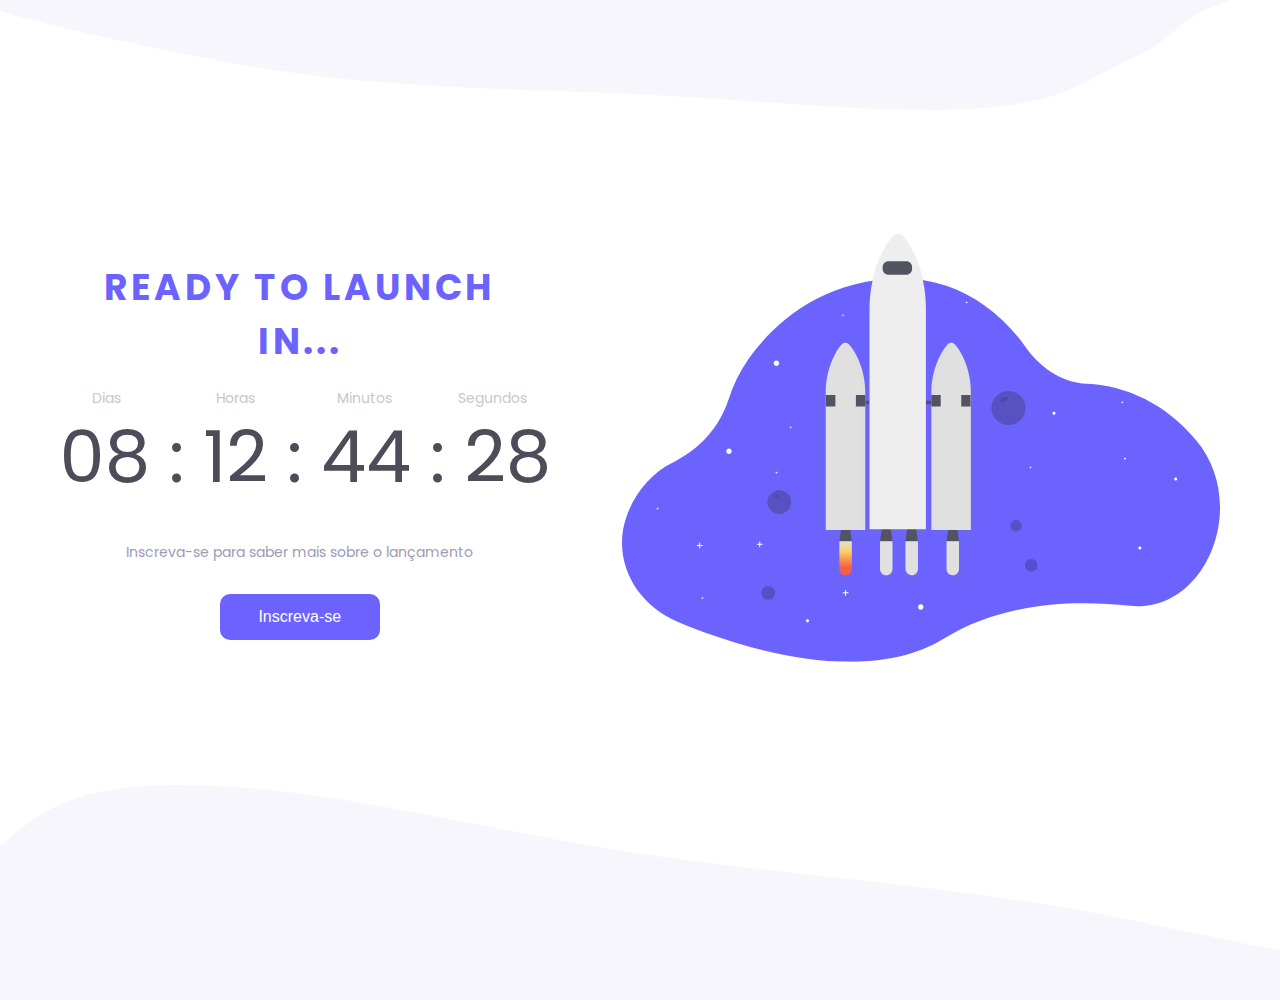
<file: countdown/index.html>
<!DOCTYPE html>
<html lang="pt-br">
<head>
    <meta charset="UTF-8">
    <meta http-equiv="X-UA-Compatible" content="IE=edge">
    <meta name="viewport" content="width=device-width, initial-scale=1.0">
    <title>Countdown</title>
    <!-- CSS -->
    <link rel="stylesheet" href="style.css">
    <!-- FONTS -->
    <link rel="preconnect" href="https://fonts.googleapis.com">
    <link rel="preconnect" href="https://fonts.gstatic.com" crossorigin>
    <link href="https://fonts.googleapis.com/css2?family=Poppins:wght@300;400;500&display=swap" rel="stylesheet">
</head>
<body>
    <img class="top-img" src="assets/img/top-image.svg" alt="Nuvem superior">
    <main>
        <section class="floating-set hidden">
            <div>
                <button aria-label="Fechar menu" onclick="hideMenu()"><img src="assets/icons/close.svg" alt="Fechar"></button>
                <p>Insira seu nome e e-mail e fique por dentro do lançamento!</p>
                <form action="">
                    <label for="name">Nome</label>
                    <input type="text" id="name" autocomplete="name" required>
                    <label for="mail">E-mail</label>
                    <input type="email" id="mail" autocomplete="name" required>
                    <button class="default-btn">Enviar</button>
                </form>
            </div>
        </section>
        <section class="countdown-set">
            <h1>Ready to Launch in...</h1>
            <div>
                <ul>
                    <li>Dias</li>
                    <li>Horas</li>
                    <li>Minutos</li>
                    <li>Segundos</li>
                </ul>
                <p><span id="days">08</span> : <span id="hours">12</span> : <span id="minutes">44</span> : <span id="seconds">28</span></p>
            </div>
            <p>Inscreva-se para saber mais sobre o lançamento</p>
            <button class="default-btn" onclick="showMenu()">Inscreva-se</button>
        </section>
    </main>
    <img class="bottom-img" src="assets/img/bottom-image.svg" alt="Nuvem inferior">
    <script src="script.js"></script>
</body>
</html>
</file>
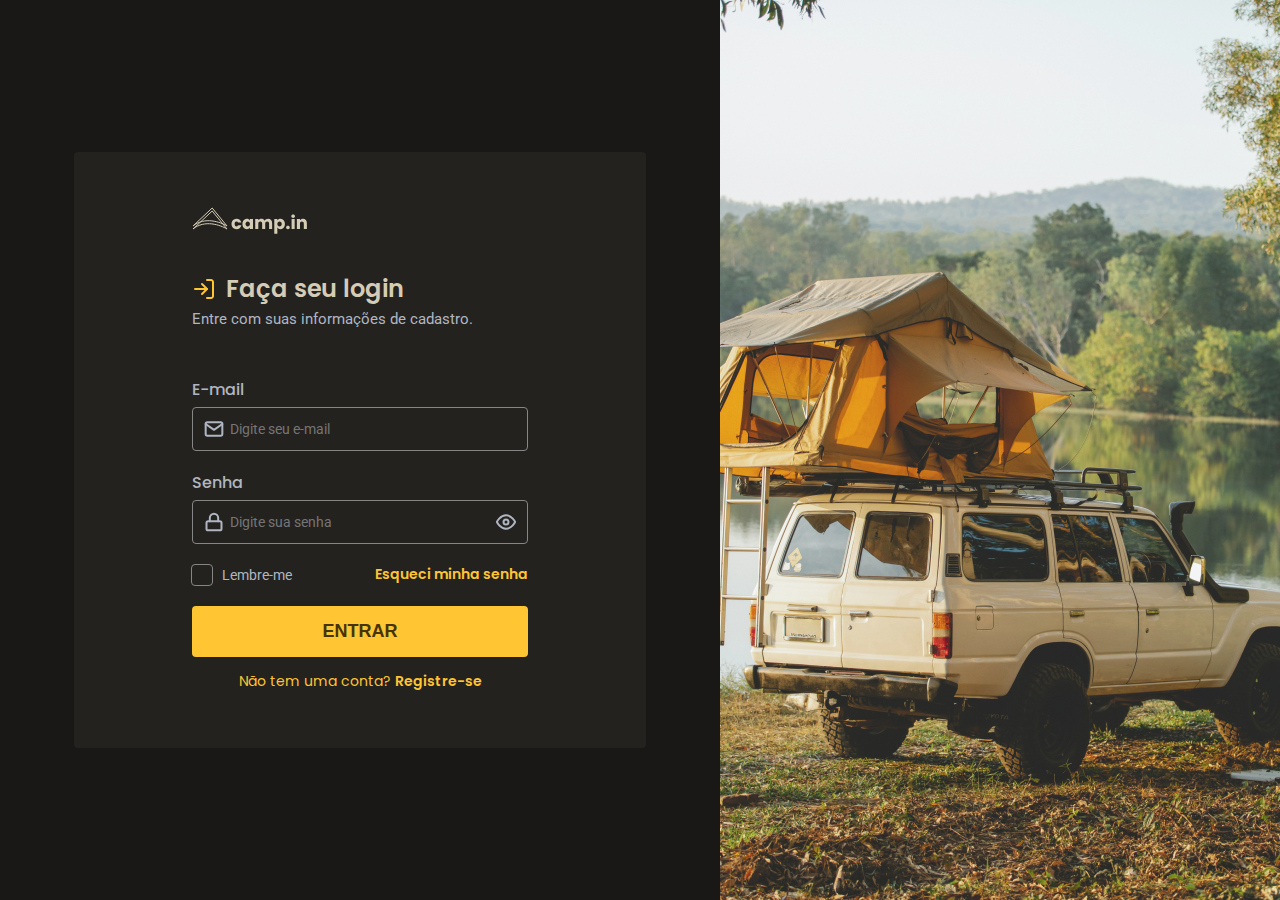
<file: login-form-css/index.html>
<!DOCTYPE html>
<html lang="pt-br">
<head>
    <meta charset="UTF-8">
    <meta http-equiv="X-UA-Compatible" content="IE=edge">
    <meta name="viewport" content="width=device-width, initial-scale=1.0">
    <title>camp.in</title>
    <!-- CSS -->
    <link rel="stylesheet" href="style.css">
    <!-- FAVICON -->
    <link rel="shortcut icon" href="assets/icons/favicon.ico" type="image/x-icon">
    <!-- FONTS -->
    <link rel="preconnect" href="https://fonts.googleapis.com">
    <link rel="preconnect" href="https://fonts.gstatic.com" crossorigin>
    <link href="https://fonts.googleapis.com/css2?family=Poppins:wght@400;500;600&family=Roboto:wght@400;500&display=swap" rel="stylesheet">
</head>
<body>
    <main>
        <header>
            <img src="assets/icons/logo.svg" alt="Logo do Camp.in">
            <div class="header-wrapper">
                <div class="header-logo">
                    <img src="assets/icons/log-in.svg" alt="Icone de entrada">
                    <h1>Faça seu login</h1>
                </div>
                <p>Entre com suas informações de cadastro.</p>
            </div>
        </header>
        <form action="" method="post">
            <label class="label-login" for="mail">E-mail</label>
            <div class="main-wrapper">
                <svg width="20" height="20" viewBox="0 0 20 20" fill="none" xmlns="http://www.w3.org/2000/svg">
                    <path d="M3.33329 3.33331H16.6666C17.5833 3.33331 18.3333 4.08331 18.3333 4.99998V15C18.3333 15.9166 17.5833 16.6666 16.6666 16.6666H3.33329C2.41663 16.6666 1.66663 15.9166 1.66663 15V4.99998C1.66663 4.08331 2.41663 3.33331 3.33329 3.33331Z" stroke-width="2" stroke-linecap="round" stroke-linejoin="round"/>
                    <path d="M18.3333 5L9.99996 10.8333L1.66663 5" stroke-width="2" stroke-linecap="round" stroke-linejoin="round"/>
                </svg>
                <input class="bgmail" type="email" name="mail" id="mail" placeholder="Digite seu e-mail" required autocomplete="email">
            </div>
            <label class="label-login" for="password">Senha</label>
            <div class="main-wrapper">
                <svg width="20" height="20" viewBox="0 0 20 20" fill="none" xmlns="http://www.w3.org/2000/svg">
                    <path d="M15.8333 9.16669H4.16667C3.24619 9.16669 2.5 9.91288 2.5 10.8334V16.6667C2.5 17.5872 3.24619 18.3334 4.16667 18.3334H15.8333C16.7538 18.3334 17.5 17.5872 17.5 16.6667V10.8334C17.5 9.91288 16.7538 9.16669 15.8333 9.16669Z" stroke-width="2" stroke-linecap="round" stroke-linejoin="round"/>
                    <path d="M5.83337 9.16669V5.83335C5.83337 4.72828 6.27236 3.66848 7.05376 2.88708C7.83516 2.10567 8.89497 1.66669 10 1.66669C11.1051 1.66669 12.1649 2.10567 12.9463 2.88708C13.7277 3.66848 14.1667 4.72828 14.1667 5.83335V9.16669" stroke-width="2" stroke-linecap="round" stroke-linejoin="round"/>
                </svg>
                <input class="bglock" type="password" name="password" id="password" placeholder="Digite sua senha" required autocomplete="current-password">
                <a class="visiblepassword" onclick="changeVisibility()">
                    <svg width="20" height="20" viewBox="0 0 20 20" fill="none" xmlns="http://www.w3.org/2000/svg">
                        <g clip-path="url(#clip0_222_89)">
                            <path d="M0.833374 9.99998C0.833374 9.99998 4.16671 3.33331 10 3.33331C15.8334 3.33331 19.1667 9.99998 19.1667 9.99998C19.1667 9.99998 15.8334 16.6666 10 16.6666C4.16671 16.6666 0.833374 9.99998 0.833374 9.99998Z" stroke-width="2" stroke-linecap="round" stroke-linejoin="round"/>
                            <path d="M10 12.5C11.3807 12.5 12.5 11.3807 12.5 10C12.5 8.61929 11.3807 7.5 10 7.5C8.61929 7.5 7.5 8.61929 7.5 10C7.5 11.3807 8.61929 12.5 10 12.5Z" stroke-width="2" stroke-linecap="round" stroke-linejoin="round"/>
                        </g>
                        <defs>
                            <clipPath id="clip0_222_89">
                                <rect width="20" height="20" fill="white"/>
                            </clipPath>
                        </defs>
                    </svg>
                </a>
            </div>
            <div class="second-wrapper">
                <div class="check-component">
                    <input class="check" type="checkbox" name="check" id="check">
                    <label class="label-check" for="check">Lembre-me</label>
                </div>
                <a class="mark" href="#">Esqueci minha senha</a>
            </div>
            <input class="button" type="submit" value="Entrar">
        </form>
        <footer>
            <p class="mark">Não tem uma conta? <a class="mark -bold" href="#">Registre-se</a></p>
        </footer>
    </main>
    <script src="script.js"></script>
</body>
</html>
</file>
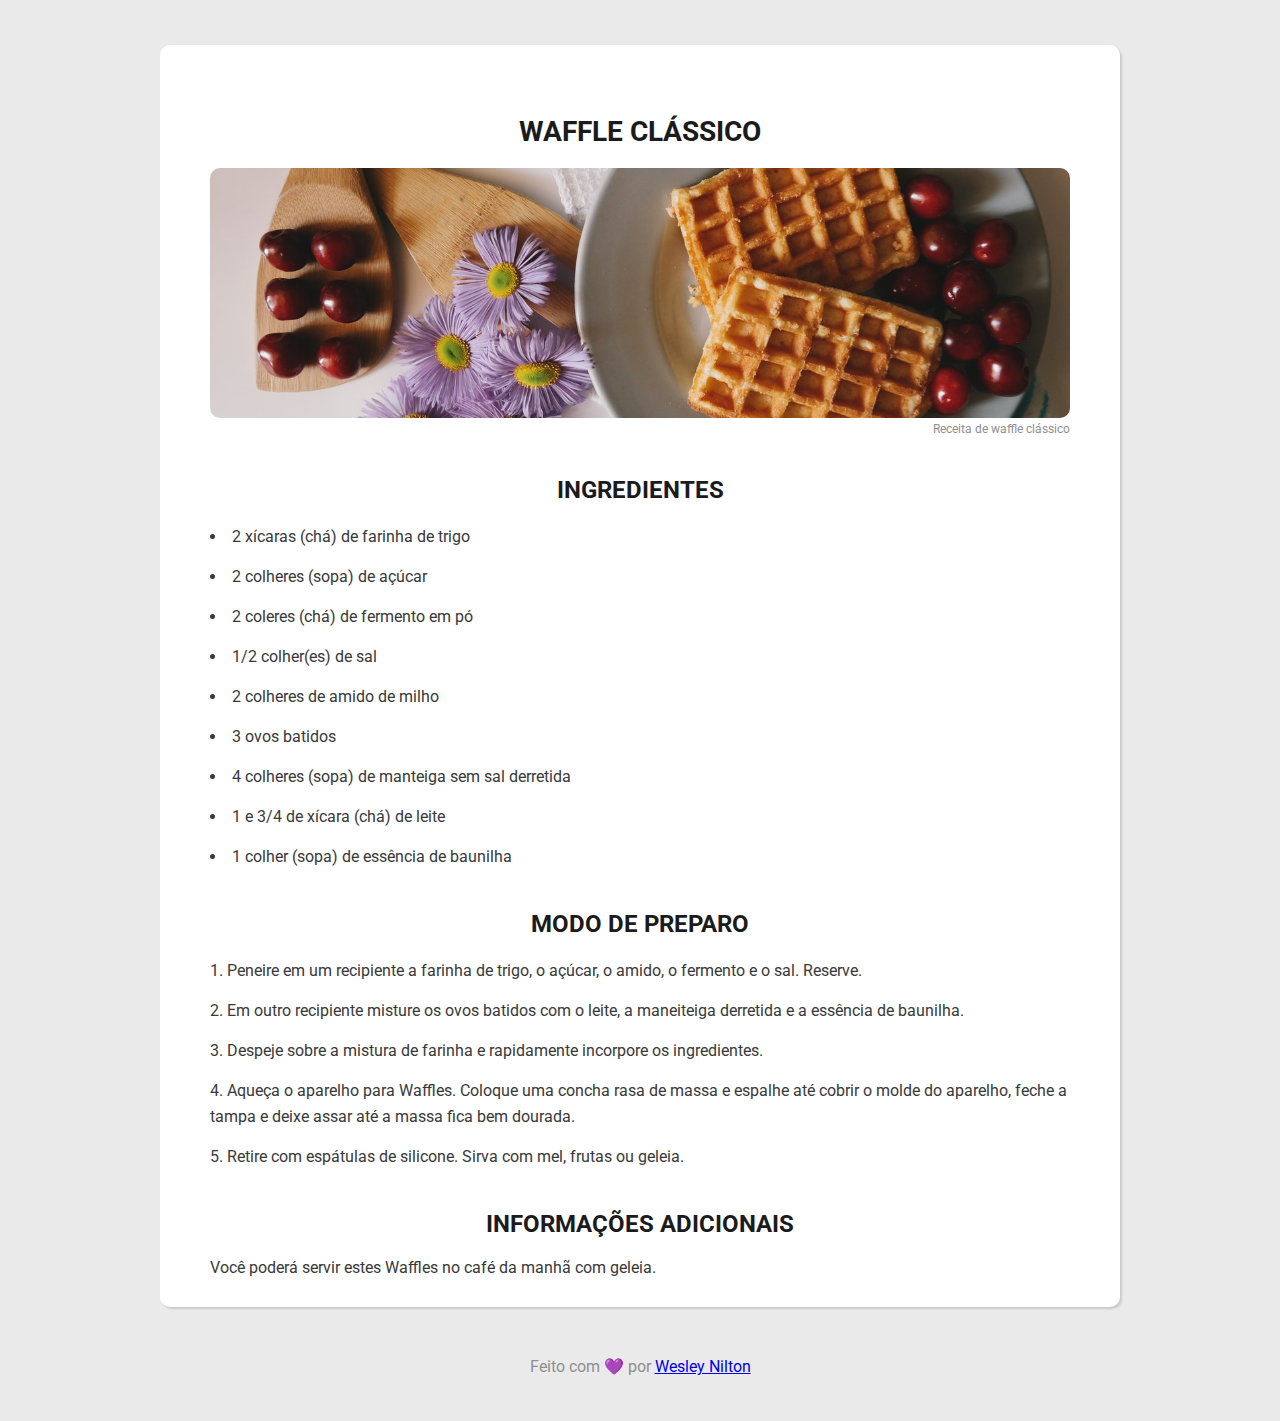
<file: pagina-de-receita/index.html>
<!DOCTYPE html>
<html lang="pt-br">
<head>
    <meta charset="UTF-8">
    <meta http-equiv="X-UA-Compatible" content="IE=edge">
    <meta name="viewport" content="width=device-width, initial-scale=1.0">
    <title>Waffle Clássico</title>
    <!-- CSS -->
    <link rel="stylesheet" href="style.css">
    <!-- FONTS -->
    <link rel="preconnect" href="https://fonts.googleapis.com">
    <link rel="preconnect" href="https://fonts.gstatic.com" crossorigin>
    <link href="https://fonts.googleapis.com/css2?family=Roboto:wght@400;700&display=swap" rel="stylesheet">
</head>
<body>
    <main>
        <header>
            <h1>Waffle Clássico</h1>
            <figure>
                <img src="assets/img/waffles.jpg" alt="Waffle sobre o prato">
                <figcaption>Receita de waffle clássico</figcaption>
            </figure>
        </header>
        <section>
            <h2>Ingredientes</h2>
            <ul>
                <li>2 xícaras (chá) de farinha de trigo</li>
                <li>2 colheres (sopa) de açúcar</li>
                <li>2 coleres (chá) de fermento em pó</li>
                <li>1/2 colher(es) de sal</li>
                <li>2 colheres de amido de milho</li>
                <li>3 ovos batidos</li>
                <li>4 colheres (sopa) de manteiga sem sal derretida</li>
                <li>1 e 3/4 de xícara (chá) de leite</li>
                <li>1 colher (sopa) de essência de baunilha</li>
            </ul>
        </section>
        <section>
            <h2>Modo de Preparo</h2>
            <ol>
                <li>Peneire em um recipiente a farinha de trigo, o açúcar, o amido, o fermento e o sal. Reserve.</li>
                <li>Em outro recipiente misture os ovos batidos com o leite, a maneiteiga derretida e a essência de baunilha.</li>
                <li>Despeje sobre a mistura de farinha e rapidamente incorpore os ingredientes.</li>
                <li>Aqueça o aparelho para Waffles. Coloque uma concha rasa de massa e espalhe até cobrir o molde do aparelho, feche a tampa e deixe assar até a massa fica bem dourada.</li>
                <li>Retire com espátulas de silicone. Sirva com mel, frutas ou geleia.</li>
            </ol>
        </section>
        <section>
            <h2>Informações Adicionais</h2>
            <p>Você poderá servir estes Waffles no café da manhã com geleia.</p>
        </section>
    </main>
    <footer class="main-footer">
        <p>Feito com &#x1F49C; por <a href="https://www.linkedin.com/in/wesley-nilton-8b5262224/">Wesley Nilton</a></p>
    </footer>
</body>
</html>
</file>
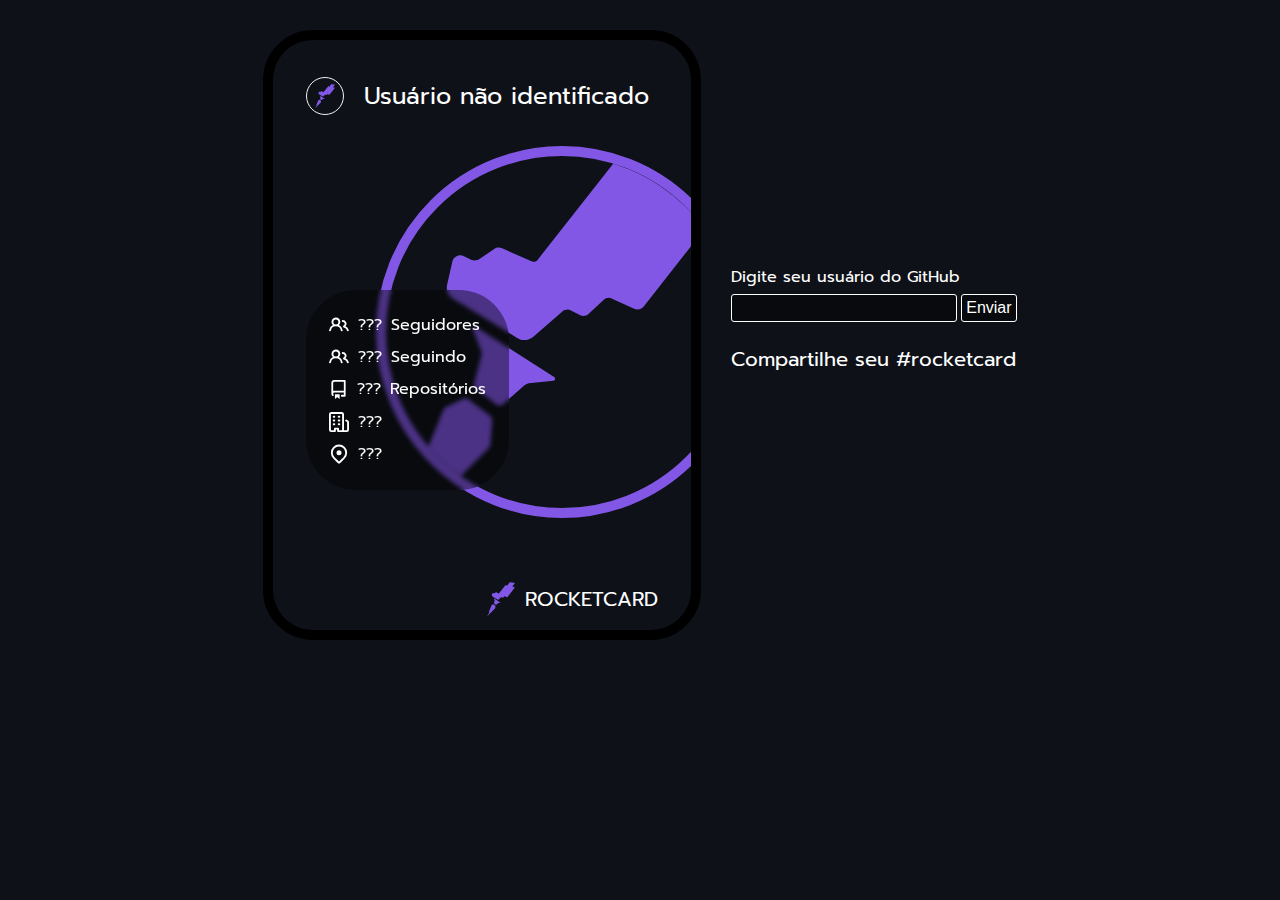
<file: rocketcard/index.html>
<!DOCTYPE html>
<html lang="pt-br">
<head>
    <meta charset="UTF-8">
    <meta http-equiv="X-UA-Compatible" content="IE=edge">
    <meta name="viewport" content="width=device-width, initial-scale=1.0">
    <title>RocketCard</title>
    <!-- CSS -->
    <link rel="stylesheet" href="style.css">
    <!-- FONTS -->
    <link rel="preconnect" href="https://fonts.googleapis.com">
    <link rel="preconnect" href="https://fonts.gstatic.com" crossorigin>
    <link href="https://fonts.googleapis.com/css2?family=Prompt:wght@100;400;700&display=swap" rel="stylesheet">
</head>
<body>
    <main>
        <div class="side-information">
            <form action="">
                <label for="inputName">Digite seu usuário do GitHub</label>
                <input type="text" id="inputName" autocomplete="off">
                <button onclick="processUser()">Enviar</button>
            </form>
            <p>Compartilhe seu #rocketcard</p>
        </div>
        <div class="main-card">
            <div class="card-header">
                <div class="circle">
                    <img src="assets/img/logo.svg" alt="Logo da Rocketseat com círculo branco">
                </div>
                <h1 id="name">Usuário não identificado</h1>
            </div>
            <div class="card-body">
                <img id="avatar" src="assets/img/logo.svg" alt="Logo Rocketseat">
                <ul>
                    <li><img src="assets/icons/followers.svg" alt="Ícone de pessoas"><span id="followers">???</span> Seguidores</li>
                    <li><img src="assets/icons/following.svg" alt="Ícone de pessoas"><span id="following">???</span> Seguindo</li>
                    <li><img src="assets/icons/repository.svg" alt="Ícone de livro"><span id="repos">???</span> Repositórios</li>
                    <li><img src="assets/icons/company.svg" alt="Ícone de prédio"><span id="company">???</span></li>
                    <li><img src="assets/icons/location.svg" alt="Ícone de localização"><span id="location">???</span></li>
                </ul>
            </div>
            <div class="card-footer">
                <img src="assets/img/logo.svg" alt="Logo da Rocketseat">
                <h2>ROCKETCARD</h2>
            </div>
        </div>
    </main>
    <script src="script.js"></script>
</body>
</html>
</file>
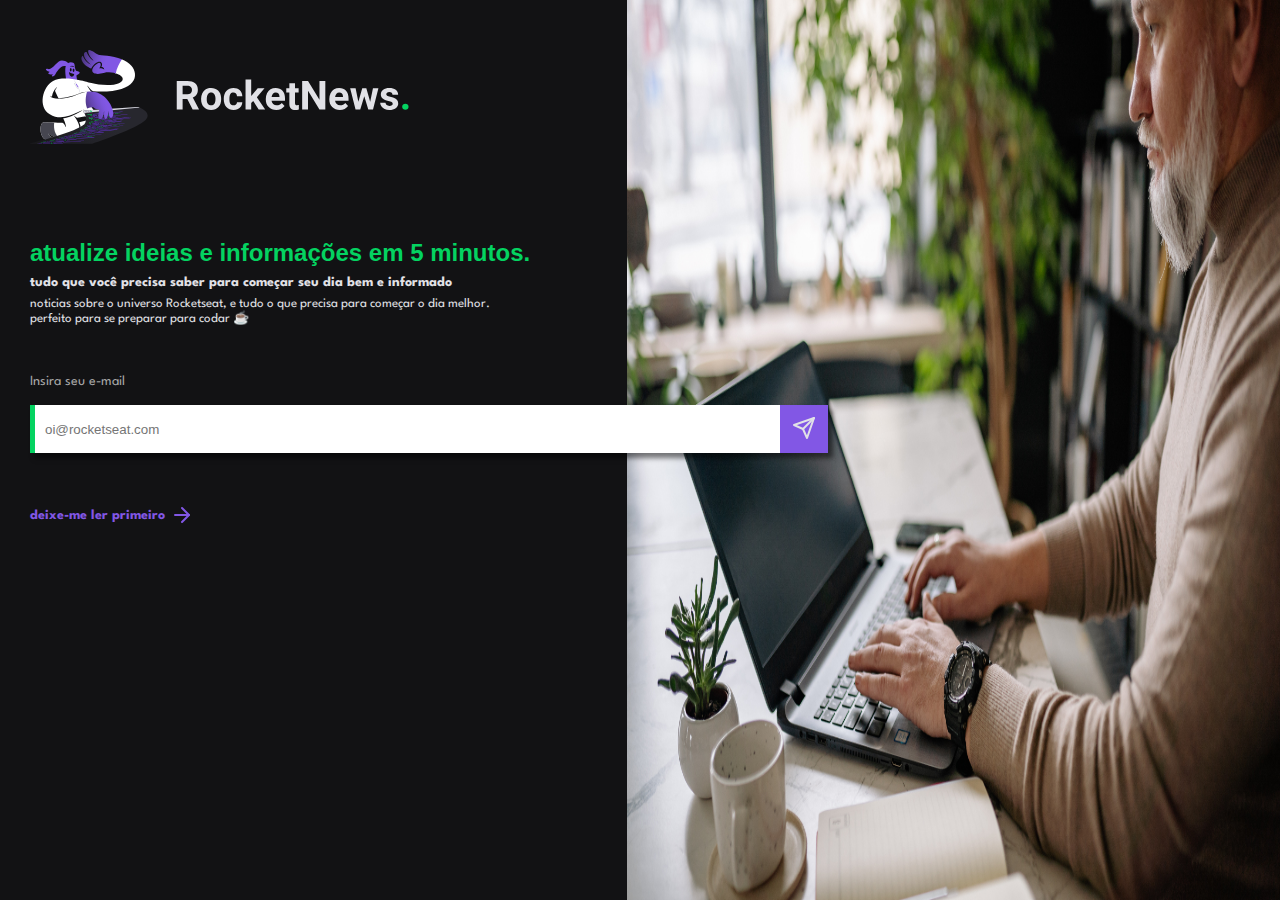
<file: rocketnews/index.html>
<!DOCTYPE html>
<html lang="pt-br">
<head>
    <meta charset="UTF-8">
    <meta http-equiv="X-UA-Compatible" content="IE=edge">
    <meta name="viewport" content="width=device-width, initial-scale=1.0">
    <title>RocketNews</title>
    <!-- CSS -->
    <link rel="stylesheet" href="style.css">
    <!-- FAVICON -->
    <link rel="shortcut icon" href="assets/icons/icon.png" type="image/x-icon">
    <!-- FONTS -->
    <link rel="preconnect" href="https://fonts.googleapis.com">
    <link rel="preconnect" href="https://fonts.gstatic.com" crossorigin>
    <link href="https://fonts.googleapis.com/css2?family=Spartan:wght@400;500;700&family=Work+Sans:wght@400;500;700&display=swap" rel="stylesheet">
</head>
<body>
    <header class="main-header">
        <img src="assets/icons/logo.svg" alt="Logo da RocketNews" class="logo">
    </header>
    <main>
        <section class="main-section">
            <h2 class="title">atualize ideias e informações em 5 minutos.</h2>
            <h3 class="subtitle">tudo que você precisa saber para começar seu dia bem e informado</h3>
            <p class="text">noticias sobre o universo Rocketseat, e tudo o que precisa para começar o dia melhor.</p>
            <p class="text">perfeito para se preparar para codar &#x2615;</p>
        </section>
        <form action="" class="main-form">
            <label for="mail" class="description">Insira seu e-mail</label>
            <div class="box-button">
                <input type="email" name="mail" id="mail" placeholder="oi@rocketseat.com" required class="boxmail" autocomplete="email">
                <button type="submit" class="send" onclick="send()"><img src="assets/icons/send.svg" alt="Icone do botão de enviar"></button>
            </div>
        </form>
        <aside class="main-aside">
            <a href="#" class="link">deixe-me ler primeiro<img src="assets/icons/arrow-right.svg" alt="Seta direcionando para a direita" class="icon"></a>
        </aside>
    </main>

    <script src="script.js"></script>
</body>
</html>
</file>
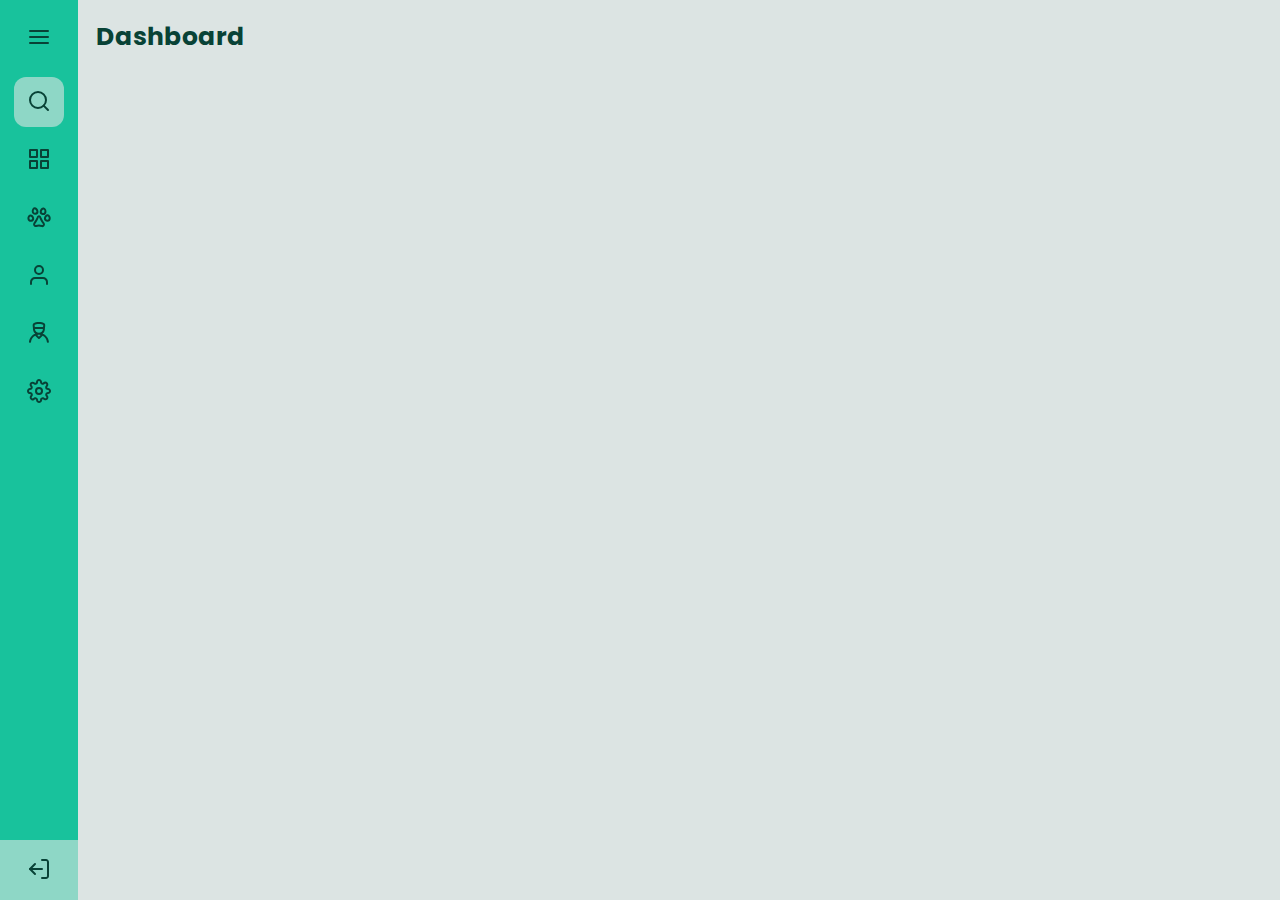
<file: sidebar/index.html>
<!DOCTYPE html>
<html lang="pt-br">
<head>
    <meta charset="UTF-8">
    <meta http-equiv="X-UA-Compatible" content="IE=edge">
    <meta name="viewport" content="width=device-width, initial-scale=1.0">
    <title>Sidebar</title>
    <!-- CSS -->
    <link rel="stylesheet" href="style.css">
    <!-- FONTS -->
    <link rel="preconnect" href="https://fonts.googleapis.com">
    <link rel="preconnect" href="https://fonts.gstatic.com" crossorigin>
    <link href="https://fonts.googleapis.com/css2?family=Poppins:wght@400;500&display=swap" rel="stylesheet">
</head>
<body>
    <main>
        <header>
            <h1>Dashboard</h1>
        </header>
        <nav>
            <div class="logo-wrapping">
                <span><img src="assets/img/logo.svg" alt="Logo da Vet"></span>
                <button onclick="activeOrDesativeMenu()"><img src="assets/icons/menu.svg" alt="Icone de interação com o menu"></button>
            </div>
            <ul>
                <li>
                    <a class="active" href="#"><img src="assets/icons/search.svg" alt="Icone de pesquisa"><span>Buscar</span></a>
                </li>
                <li>
                    <a href="#"><img src="assets/icons/grid.svg" alt="Icone de janela"><span>Dashboard</span></a>
                </li>
                <li>
                    <a href="#"><img src="assets/icons/pet.svg" alt="Icone de pata"><span>Pets</span></a>
                </li>
                <li>
                    <a href="#"><img src="assets/icons/user.svg" alt="Icone de usuário"><span>Clientes</span></a>
                </li>
                <li>
                    <a href="#"><img src="assets/icons/vet.svg" alt="Icone de veterinário"><span>Vets</span></a>
                </li>
                <li>
                    <a href="#"><img src="assets/icons/settings.svg" alt="Icone de configurações"><span>Ajustes</span></a>
                </li>
            </ul>
            <div class="user-information">
                <span>
                    <img src="assets/img/photo.jpg" alt="Foto de perfil do usuário">
                    <div class="specifications">
                        <h2>Eleanor Pena</h2>
                        <p>Veterinária</p>
                    </div>
                </span>
                <button class="logout-app"><img src="assets/icons/log-out.svg" alt="Icone de saida"></button>
            </div>
        </nav>
    </main>
    <script src="script.js"></script>
</body>
</html>
</file>
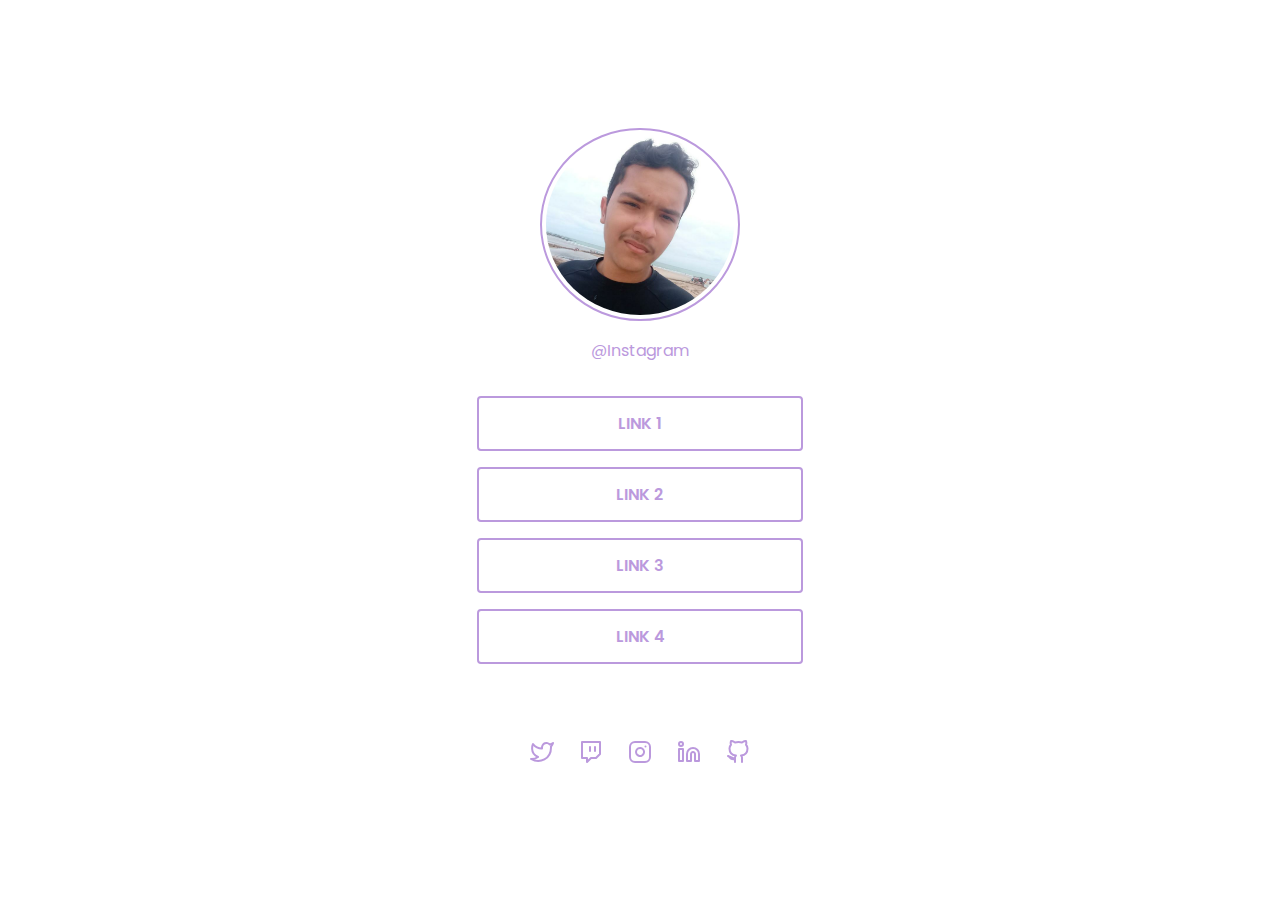
<file: social-tree/index.html>
<!DOCTYPE html>
<html lang="pt-br">
<head>
    <meta charset="UTF-8">
    <meta http-equiv="X-UA-Compatible" content="IE=edge">
    <meta name="viewport" content="width=device-width, initial-scale=1.0">
    <title>Social Tree</title>
    <!-- CSS -->
    <link rel="stylesheet" href="style.css">
    <!-- FONTS -->
    <link rel="preconnect" href="https://fonts.googleapis.com">
    <link rel="preconnect" href="https://fonts.gstatic.com" crossorigin>
    <link href="https://fonts.googleapis.com/css2?family=Poppins:wght@300;600&display=swap" rel="stylesheet">
</head>
<body>
    <header class="main-header">
        <img class="photo" src="assets/img/wes.png" alt="Foto do autor da página, Wesley.">
        <p class="instagram">@Instagram</p>
    </header>
    <main class="main-content">
        <a href="#" class="button">LINK 1</a>
        <a href="#" class="button">LINK 2</a>
        <a href="#" class="button">LINK 3</a>
        <a href="#" class="button">LINK 4</a>
    </main>
    <footer class="main-footer">
        <a href="#" class="link"><img src="assets/icons/twitter.svg" alt="Logo do Twitter"></a>
        <a href="#" class="link"><img src="assets/icons/twitch.svg" alt="Logo da Twitch"></a>
        <a href="#" class="link"><img src="assets/icons/instagram.svg" alt="Logo do Instagram"></a>
        <a href="#" class="link"><img src="assets/icons/linkedin.svg" alt="Logo do LinkedIn"></a>
        <a href="#" class="link"><img src="assets/icons/github.svg" alt="Logo do GitHub"></a>
    </footer>
</body>
</html>
</file>
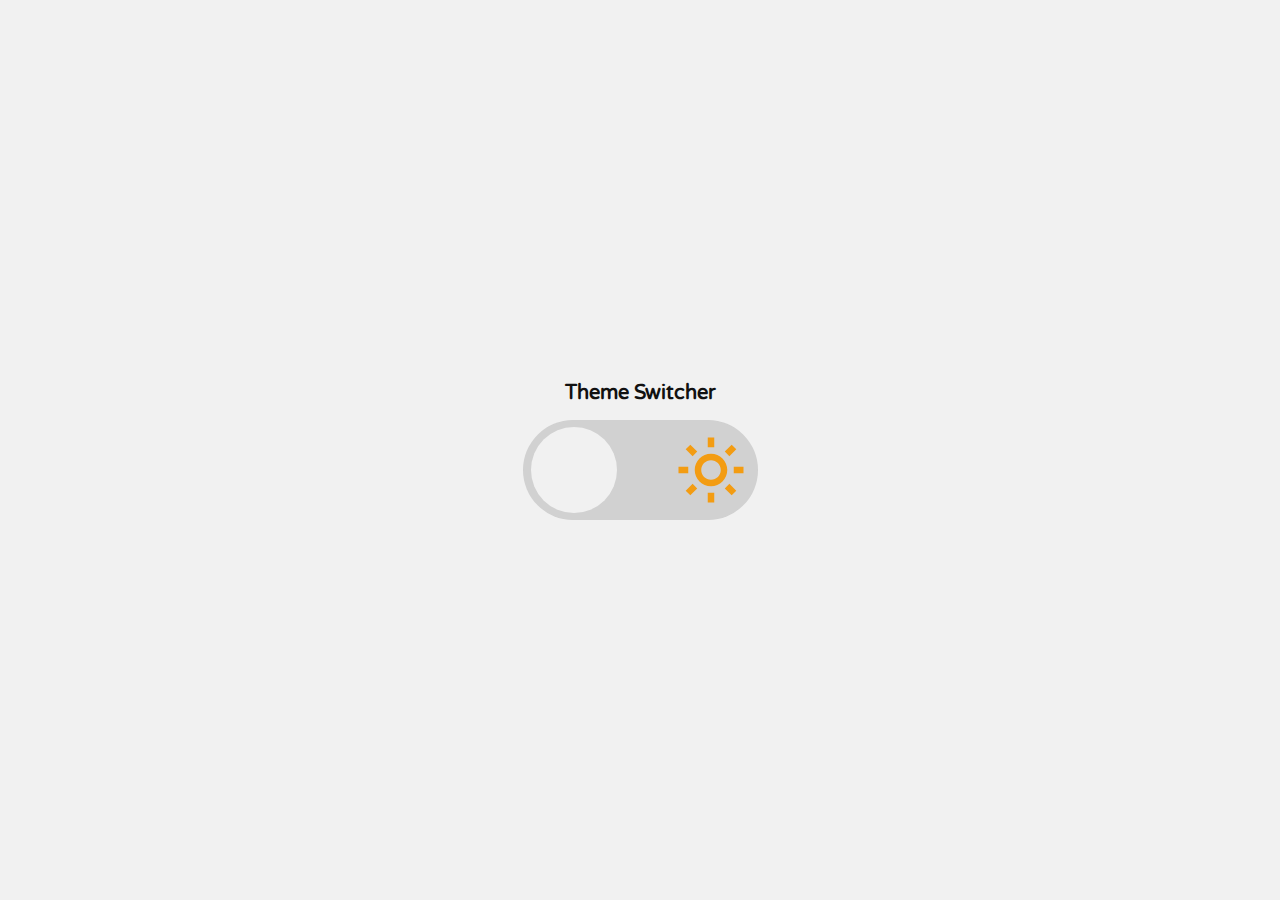
<file: theme-switcher/index.html>
<!DOCTYPE html>
<html lang="pt-br">
<head>
    <meta charset="UTF-8">
    <meta http-equiv="X-UA-Compatible" content="IE=edge">
    <meta name="viewport" content="width=device-width, initial-scale=1.0">
    <title>Theme Switcher</title>
    <!-- CSS -->
    <link rel="stylesheet" href="style.css">
    <!-- FAVICON -->
    <link rel="shortcut icon" href="assets/icons/favicon.ico" type="image/x-icon">
    <!-- FONTS -->
    <link rel="preconnect" href="https://fonts.googleapis.com">
    <link rel="preconnect" href="https://fonts.gstatic.com" crossorigin>
    <link href="https://fonts.googleapis.com/css2?family=Varela+Round&display=swap" rel="stylesheet">
</head>
<body>
    <h1 class="main-title">Theme Switcher</h1>
    <label class="main-switch" for="switch">
        <input class="circle" type="checkbox" onclick="switchMode()" name="switch" id="switch">
    </label>
    <script src="script.js"></script>
</body>
</html>
</file>
<file: countdown/style.css>
/* GLOBAL SETTINGS */
*{
    padding: 0;
    margin: 0;
    box-sizing: border-box;
}

:root {
    --black: #4D4C59;
    --black-floating-card: #121214;
    --floating-card-blanket: #000000a8;
    --floating-card-bg: #E1E1E6;
    --purple: #6C63FF;
    --light-grey: #C8C8C8;
    --text-color: #9C9AB6;

    font-size: 62.5%;
}

body{
    display: flex;
    flex-direction: column;
    justify-content: center;
    font-family: 'Poppins', sans-serif;
    width: 100%;
    height: 100vh;
    overflow: hidden;
}

img{
    width: 100%;
}

button{
    cursor: pointer;
    border: none;
    background-color: transparent;
}

.default-btn{
    color: #fff;
    font-size: 1.6rem;
    line-height: 2.4rem;
    font-weight: 400;
    width: 16rem;
    height: 4.6rem;
    border-radius: 1rem;
    background-color: var(--purple);
}

.top-img{
    position: absolute;
    top: 0;
    left: 0;
}

.bottom-img{
    position: absolute;
    bottom: 0;
    left: 0;
}

/* MAIN */
main{
    display: flex;
    justify-content: center;
    align-items: center;
    gap: 8.2rem;
    margin-inline: 6rem;
}

/* floating card body */
main .floating-set{
    position: absolute;
    top: 0;
    left: 0;
    z-index: 1;
    display: flex;
    align-items: center;
    justify-content: center;
    width: 100%;
    height: 100%;
    background-color: var(--floating-card-blanket);
}

.floating-set div{
    position: relative;
    margin-inline: 5rem;
    padding: 4.5rem 2.3rem 3rem;
    border-radius: 1rem;
    background-color: var(--floating-card-bg);
}

.floating-set div > button{
    position: absolute;
    top: 0;
    right: 0;
    width: 3rem;
    border-radius: 0 .9rem;
    background-color: var(--purple);
}

.floating-set div p{
    color: var(--black-floating-card);
    font-size: 2rem;
    text-align: center;
    margin-bottom: 2rem;
}

.floating-set div form{
    display: flex;
    flex-direction: column;
    font-size: 2rem;
}

.floating-set div form input{
    font-size: 1.8rem;
    margin-bottom: 1rem;
    padding: .5rem;
}

.floating-set div form input:last-of-type{
    margin-bottom: 3rem;
}

.floating-set div form button{
    margin: 0 auto;
}

.floating-set.hidden{
    display: none;
    visibility: hidden;
}

/* countdown body */
main .countdown-set{
    text-align: center;
}

.countdown-set h1{
    color: var(--purple);
    font-size: 3.6rem;
    line-height: 5.4rem;
    text-transform: uppercase;
    letter-spacing: 0.105em;
}

.countdown-set div{
    display: flex;
    justify-content: center;
    position: relative;
    margin-top: 1.9rem;
    margin-bottom: 13.3rem;
}

.countdown-set div ul{
    list-style: none;
    display: flex;
    align-items: center;
    gap: 2.5rem;
    width: 100%;
}

.countdown-set div ul li{
    color: var(--light-grey);
    display: flex;
    justify-content: center;
    font-size: 1.4rem;
    line-height: 2.1rem;
    width: 25%;
}

.countdown-set div p{
    color: var(--black);
    position: absolute;
    top: 1.5rem;
    right: 0;
    left: 0;
    font-size: 4.1rem;
    font-weight: 400;
    line-height: 10.8rem;
    white-space: nowrap;
}

.countdown-set > p{
    color: var(--text-color);
    font-size: 1.4rem;
    line-height: 2.1rem;
    font-weight: 400;
    margin-bottom: 3.1rem;
}

/* RESPONSIVE */
/* different types of adaptation for mobile devices */
@media(min-width: 410px){
    .countdown-set div p{
        font-size: 4.8rem;
    }
}

@media(min-width: 480px){
    .countdown-set div p{
        font-size: 5.8rem;
    }
}

@media(min-width: 548px){
    .countdown-set div p{
        font-size: 6.8rem;
    }
}

@media(min-width: 590px){
    .countdown-set div p{
        font-size: 7.2rem;
    }
}

/* desktop version */
@media (min-width: 1273px){
    /* GLOBAL SETTINGS */
    .top-img{
        top: -1.5rem;
    }

    .bottom-img{
        bottom: -10rem;
    }

    /* MAIN */
    main:after{
        content: '';
        position: relative;
        width: 60.7rem;
        height: 43.5rem;
        min-width: 30rem;
        background-image: url('assets/img/rocket.svg');
        background-repeat: no-repeat;
        background-size: contain;
    }

    .countdown-set div ul{
        gap: 3.5rem;
    }
}
</file>
<file: login-form-css/style.css>
/* GLOBAL SETTINGS */
*{
    margin: 0;
	padding: 0;
    box-sizing: border-box;
}

:root {
    --text-base: #afb6c2;
    --text-title: #d4ccb6;
    --complement-base: #473404;
    --background: #191816;
    --form-background: #24221f;
    --primary-color: #ffc533;
    --border-color: #868686;

    --primary-font: 'Poppins', sans-serif;
    --second-font: 'Roboto', sans-serif;

    font-size: 62.5%;
}

body{
    display: flex;
    color: var(--text-base);
    font-family: var(--primary-font);
    width: 100%;
    height: 100vh;
    background-color: var(--background);
}

main{
    min-width: 33.5rem;
    margin: auto;
    padding: 4rem 2.1rem;
}

/* MAIN */
main .mark{
    color: var(--primary-color);
    font-weight: 600;
    font-size: 1.4rem;
    line-height: 2.1rem;
    text-decoration: none;
    height: 2.2rem;
}

main > img{
    width: 11.5rem;
    height: 2.8rem;
}

/* MAIN HEADER */
header .header-wrapper{
    margin-block: 3rem 2.7rem;
}

.header-wrapper .header-logo{
    display: flex;
    align-items: center;
    gap: 1rem;
}

.header-logo h1{
    color: var(--text-title);
    font-weight: 600;
    font-size: 2.4rem;
    line-height: 3.6rem;
}

.header-logo img{
    width: 2.4rem;
    height: 2.4rem;
}

.header-wrapper p{
    font-family: var(--second-font);
    font-size: 1.5rem;
    line-height: 2.4rem;
}

/* MAIN FORM */
form .label-login{
    display: inline-block;
    font-weight: 500;
    font-size: 1.6rem;
    line-height: 2.4rem;
    margin-block: 2rem .5rem;
}

form .main-wrapper{
    position: relative;
}

.main-wrapper svg{
    stroke: var(--text-base);
}

.main-wrapper > svg{
    position: absolute;
    top: 1.2rem;
    left: 1.2rem;
    width: 2rem;
}

.main-wrapper svg.active{
    stroke: var(--primary-color);
}

.main-wrapper .visiblepassword{
    position: absolute;
    top: 1.2rem;
    right: 1.2rem;
    height: 2rem;
    width: 2rem;
    cursor: pointer;
    border: none;
    background-color: transparent;
}

.main-wrapper input{
    color: var(--text-base);
    font-family: var(--second-font);
    font-weight: 400;
    font-size: 1.4rem;
    line-height: 1.6rem;
    width: 100%;
    height: 4.4rem;
    padding: 1.2rem 3.7rem;
    border: .1rem solid var(--border-color);
    border-radius: .4rem;
    background-color: var(--background);
}

.main-wrapper input:focus{
    border: .1rem solid transparent;
    outline: .3rem solid var(--primary-color);
    background-color: var(--background);
}

/* modify chrome default setting */
.main-wrapper input:-webkit-autofill{
    -webkit-box-shadow: 0 0 0 1000px var(--background) inset;
    -webkit-text-fill-color: var(--text-base);
}

.main-wrapper input:-webkit-autofill:focus{
    border-style: none;
    padding: 1.3rem 3.8rem;
}

/* modify edge default setting */
.main-wrapper input::-ms-reveal{
    display: none;
}

form .second-wrapper{
    display: flex;
    align-items: center;
    justify-content: space-between;
    margin-block: 2rem;
}

.second-wrapper .check-component{
    position: relative;
    display: flex;
    align-items: center;
    gap: 1rem;
}

.check-component .label-check{
    font-family: var(--second-font);
    font-weight: 400;
    font-size: 1.4rem;
    line-height: 1.8rem;
    cursor: pointer;
}

.check-component .check{
    width: 2rem;
    height: 2rem;
    top: 0;
    left: 0;
}

.check-component .check::before{
    content: ' ';
    width: 2rem;
    height: 2rem;
    position: absolute;
    top: -.1rem;
    left: -.1rem;
    cursor: pointer;
    border: 1px solid #868686;
    border-radius: .4rem;
    background-color: var(--background);
}

.check-component .check:checked::before{
    border-color: var(--primary-color);
    background-color: var(--primary-color);
    background-image: url('assets/icons/check.svg');
    background-repeat: no-repeat;
    background-size: cover;
}

form .button{
    color: var(--complement-base);
    font-weight: 600;
    font-size: 1.8rem;
    line-height: 2.7rem;
    text-transform: uppercase;
    width: 100%;
    padding-block: 1.2rem;
    cursor: pointer;
    border: none;
    border-radius: .4rem;
    background-color: var(--primary-color);
}

/* MAIN FOOTER */
footer > .mark{
    font-weight: 400;
    text-align: center;
    margin-top: 1.4rem;
}

/* RESPONSIVE MOBILE 640px */
@media(min-width: 640px){
    /* GLOBAL */
    main{
        min-width: 57.2rem;
        padding: 5.5rem 11.8rem;
        border-radius: .4rem;
        background-color: var(--form-background);
    }

    /* MAIN FORM */
    .main-wrapper input{
        background-color: var(--form-background);
    }

    .main-wrapper input:focus{
        background-color: var(--form-background);
    }
    
    .main-wrapper input:-webkit-autofill{
        -webkit-box-shadow: 0 0 0 1000px var(--form-background) inset;
    }

    .check-component .check::before{
        background-color: var(--form-background);
    }
}

/* RESPONSIVE DESKTOP 1250px */
@media(min-width: 1250px){
    /* GLOBAL */
    body::after{
        content: '';
        position: relative;
        width: 100%;
        background-image: url('assets/img/side-image-2x.jpg');
        background-repeat: no-repeat;
        background-size: cover;
        background-position: center center;
    }

    /* MAIN */
    main{
        margin-inline: 7.4rem 7.4rem;
    }
}
</file>
<file: pagina-de-receita/style.css>
/* GLOBAL SETTINGS */
*{
    margin: 0;
    padding: 0;
    box-sizing: border-box;
}

:root{
    --bg-page: #EAEAEA;
    --color-titles: #1B1B1B;
    --color-footer-and-legend: #8F8F8F;
    --texts: #39393A;

    font-size: 62.5%;
}

body{
    font-family: 'Roboto', sans-serif;
    font-size: 1.6rem;
    padding-block: 5vh;
    overflow: overlay;
    background-color: var(--bg-page);
}

h1, h2{
    color: var(--color-titles);
    text-transform: uppercase;
    text-align: center;
    margin: 4rem 0 2rem;
}

img{
    width: 100%;
}

/* MAIN */

main{
    width: 75vw;
    margin-inline: auto;
    padding: 3rem 5rem;
    border-radius: 1rem;
    box-shadow: .2rem .2rem .2rem #1b1b1b27;
    background-color: #fff;
}

/* MAIN HEADER */

header h1{
    font-size: 2.8rem;
}

header figure img{
    height: 25rem;
    object-fit: cover;
    border-radius: 1rem;
}

header figure figcaption{
    color: var(--color-footer-and-legend);
    font-size: 1.2rem;
    text-align: right;
}

/* MAIN SECTION */

section ul, ol{
    display: flex;
    flex-direction: column;
    gap: 1.4rem;
}

section ul li, ol li{
    color: var(--texts);
    line-height: 2.6rem;
    list-style-position: inside;
}

section p{
    color: var(--texts);
}

/* FOOTER */

footer{
    color: var(--color-footer-and-legend);
    text-align: center;
    margin-top: 5rem;
}
</file>
<file: rocketcard/style.css>
/* GLOBAL SETTINGS */
*{
    margin: 0;
    padding: 0;
    box-sizing: border-box;
}

:root{
    --bg-card: #0E1218;
    --text: #F1F1F1;
    --img-profile: #8257e5;
    --border-button: #1A1A1A;
    --transparent: #0000006c;

    font-size: 62.5%;
}

body{
    font-family: 'Prompt', sans-serif;
    background-color: var(--bg-card);
}

main{
    display: grid;
    grid-template-areas: 
    "side"
    "card";
    gap: 3rem;
    justify-content: center;
    align-items: center;
    width: 50rem;
    margin: 0 auto;
    padding: 2rem;
}

img{
    width: 100%;
}

/* MAIN */
/* SIDE INFORMATION */
.side-information{
    grid-area: side;
    width: 28.7rem;
}

.side-information p{
    color: #fff;
    font-size: 2rem;
    font-weight: 400;
    line-height: 3.024rem;
    margin-top: 2.2rem;
}

.side-information label{
    color: #fff;
    display: block;
    font-size: 1.6rem;
    font-weight: 400;
    line-height: 2.419rem;
    margin-bottom: .5rem;
}

.side-information input{
    color: #fff;
    font-size: 1.6rem;
    width: 79%;
    padding: .4rem;
    border: .1rem solid #fff;
    border-radius: .3rem;
    background-color: var(--transparent);
}

.side-information input:focus{
    outline: .1rem solid #fff;
}

.side-information button{
    color: #fff;
    font-size: 1.6rem;
    cursor: pointer;
    padding: .4rem;
    border: .1rem solid #fff;
    border-radius: .3rem;
    background-color: var(--transparent);
}

/* MAIN CARD */
main .main-card{
    grid-area: card;
    position: relative;
    width: 43.8rem;
    height: 61rem;
    margin-top: 3rem;
    padding: 3.7rem 3.3rem;
    overflow: hidden;
    border: 1rem solid #000;
    border-radius: 5rem;
}

/* card header */
.main-card .card-header{
    display: flex;
    align-items: center;
    gap: 2rem;
    margin-bottom: 3.1rem;
}

.card-header .circle{
    display: flex;
    justify-content: center;
    align-items: center;
    min-width: 3.8rem;
    min-height: 3.8rem;
    border-radius: 100%;
    border: .1rem solid var(--text);
}

.card-header .circle img{
    width: 2rem;
}

.card-header h1{
    color: #fff;
    font-size: 2.4rem;
    font-weight: 400;
    line-height: 3.629rem;
    white-space: nowrap;
    overflow: hidden;
}

/* card body */
.main-card .card-body > img{
    position: relative;
    right: -7rem;
    width: 37.2rem;
    height: 37.2rem;
    object-fit: cover;
    border: 1rem solid var(--img-profile);
    border-radius: 50%;
}

.card-body ul{
    display: flex;
    flex-direction: column;
    gap: .8rem;
    position: absolute;
    bottom: 14rem;
    width: 20.3rem;
    height: 20rem;
    padding: 2.3rem 2.3rem;
    list-style: none;
    backdrop-filter: blur(2px);
    background-color: var(--transparent);
    border-radius: 5rem;
}

.card-body ul li{
    color: #fff;
    display: flex;
    align-items: center;
    gap: .9rem;
    font-size: 1.6rem;
    font-weight: 400;
    line-height: 2.419rem;
    overflow: hidden;
    white-space: nowrap;
}

.card-body ul li img{
    width: 2rem;
}

/* card footer */
.main-card .card-footer{
    display: flex;
    justify-content: end;
    align-items: center;
    gap: 1rem;
    margin-top: 6rem;
}

.card-footer img{
    width: 2.8rem;
}

.card-footer h2{
    color: #fff;
    font-size: 2rem;
    font-weight: 400;
    line-height: 3.024rem;
}

/* RESPONSIVE */
@media (min-width: 800px){
    /* GLOBAL SETTINGS */
    main{
        padding: initial;
        grid-template-areas: "card side";
        width: 100%;
    }
}
</file>
<file: rocketnews/style.css>
/* GLOBAL SETTINGS */
*{
    padding: 0;
    margin: 0;
    box-sizing: border-box;
}

body{
    color: #E1E1E6;
    font-family: 'Spartan', sans-serif;
    font-size: 14px;
    height: 100vh;
    width: 100vw;
    padding: 50px 30px;
    background-color: #121214;
    background-image: url(assets/img/read_news.jpg);
    background-repeat: no-repeat;
    background-position: right bottom;
    background-size: 51vw 100vh;
}

/* HEADER */

.main-header .logo{
    width: 390px;
    margin-bottom: 92px;
}

/* MAIN */

.main-section .title{
    color: #04D361;
    font-family: 'Work-Sans', sans-serif;
    font-size: 24px;
    font-weight: 700;
}

.main-section .subtitle{
    font-size: 14px;
    font-weight: 700;
    margin: 9px 0;
}

.main-section .text{
    font-size: 13px;
}

/* form */

.main-form .description{
    display: block;
    margin: 50px 0px 17px;
    color: #A8A8A8;
}

.box-button{
    display: inline-flex;
    box-shadow: 5px 5px 5px rgba(0, 0, 0, 0.5);
}

.box-button .boxmail{
    font-family: 'Work-Sans', sans-serif;
    padding: 17px 10px;
    width: 750px;
    height: 48px;
    border: none;
    border-left: 5px solid #04D361;
}

.box-button .boxmail:focus{
    outline: none;
}

.box-button .send{
    cursor: pointer;
    border: none;
    width: 48px;
    height: 48px;
    background-color: #8257e5;
}

/* aside */

.main-aside{
    align-items: center;
    margin-top: 50px;
}

.main-aside .link{
    display: flex;
    align-items: center;
    color: #8257E5;
    text-decoration: none;
    font-weight: 700;
}

.main-aside .link .icon{
    margin-left: 5px;
}

/* FLOATING CARD */

.floating-card{
    position: absolute;
    left: 0;
    top: 0;
    width: 100vw;
    height: 100vh;
    background-color: #121214c9;
}

.floating-card .card-box{
    display: flex;
    flex-direction: column;
    align-items: center;
    position: absolute;
    background-color: #E1E1E6;
    color: #121214;
    top: 25%;
    left: 21%;
    right: 21%;
    border-radius: 10px;
    padding: 30px;
}

.card-box .spotlightgreen{
    color: #04D361;
}

.card-box .spotlightred{
    color: #d30404;
}

.card-box .clean{
    font-family: 'Spartan', sans-serif;
    color: #fff;
    font-weight: 700;
    background-color: #8257e5;
    cursor: pointer;
    border-radius: 4px;
    width: 70px;
    margin-top: 20px;
    padding: 7px;
    border: none;
    box-shadow: 1px 1px rgba(0, 0, 0, 0.5);
}
</file>
<file: sidebar/style.css>
/* GLOBAL SETTINGS */
*{
    margin: 0;
    padding: 0;
    box-sizing: border-box;
    list-style: none;
}

:root {
    --body-bg-color: #dce4e3;
    --green: #18c29c;
    --light-green: #8ed7c6;
    --light-grey: #dce4e3;
    --text-color: #084236;

    --fontbase: 'Poppins', sans-serif;

    font-size: 62.5%
  }

body{
    color: var(--text-color);
    font-family: var(--fontbase);
    width: 100vw;
    height: 100vh;
    background-color: var(--light-grey);
}

button{
    border: none;
    background: none;
    cursor: pointer;
    position: absolute;
    left: 2.7rem;
    transition: left 400ms;
}

span{
    visibility: hidden;
    opacity: 0;
    transition: 300ms;
}

a{
    text-decoration: none;
}

/* MAIN */
main{
    display: grid;
    grid-template-areas: 'navigation header';
    grid-template-columns: 1fr 100fr;
    width: 100%;
    height: 100%;
    overflow-y: hidden;
}

/* HEADER */
header{
    grid-area: header;
}

header h1{
    font-size: 2.5rem;
    line-height: 3.75rem;
    margin: 1.8rem;
}

/* NAVIGATION */
nav{
    grid-area: navigation;
    position: relative;
    width: 7.8rem;
    padding: 2.6rem 2.7rem 1.8rem;
    transition: width 400ms;
    background-color: var(--green);
}

nav .logo-wrapping{
    display: flex;
    align-items: center;
    gap: 11.9rem;
    height: 2.5rem;
}

nav .logo-wrapping span img{
    width: 6.4rem;
}

nav .logo-wrapping button img{
    width: 2.4rem;
}

nav ul{
    display: flex;
    flex-direction: column;
    gap: 3.4rem;
    margin-top: 3.8rem;
}

nav ul li{
    display: flex;
    width: 100%;
}

nav ul li a{
    color: var(--text-color);
    display: flex;
    position: relative;
    z-index: 0;
    align-items: center;
    gap: 1.3rem;
    font-size: 1.5rem;
}

nav ul li a img{
    width: 2.4rem;
}

nav ul li a::after{
    content: '';
    height: 5rem;
    width: 5rem;
    position: absolute;
    z-index: -1;
    transition: width 400ms;
}

nav ul li a.active::after{
    top: -1.2rem;
    left: -1.3rem;
    border-radius: 1.2rem;
    background-color: var(--light-green);
}

/* SIDEBAR EXPANDED */
nav.sidebar-expanded{
    width: 25.1rem;
}

nav.sidebar-expanded button{
    left: 21.2rem;
    width: 2.4rem;
}

nav.sidebar-expanded span{
    visibility: visible;
    opacity: 1;
}

nav.sidebar-expanded ul li a.active::after{
    width: 22.2rem;
}

/* USER INFORMATION */
div.user-information{
    display: flex;
    align-items: center;
    position: absolute;
    bottom: 0;
    left: 0;
    width: 100%;
    height: 6rem;
    padding: .7rem 1.4rem;
    transition: width 400ms;
    background-color: var(--light-green);
}

.user-information span{
    display: flex;
    gap: .9rem;
}

.user-information span .specifications{
    white-space: nowrap;
}

.user-information span .specifications h2{
    font-size: 1.5rem;
    font-weight: 400;
    line-height: 2.25rem;
}

.user-information span .specifications p{
    font-size: 1.2rem;
    line-height: 1.8rem;
}

.user-information span > img{
    height: 4.5rem;
    width: 4.5rem;
    object-fit: cover;
    border-radius: 1.2rem;
}

.user-information button > img{
    width: 2.4rem;
}
</file>
<file: social-tree/style.css>
/* GLOBAL SETTINGS */

*{
    margin: 0;
    padding: 0;
    box-sizing: border-box;
    font-family: 'Poppins', sans-serif;
    color: #BB99DD;
}

body{
    display: flex;
    align-items: center;
    justify-content: center;
    flex-direction: column;
    width: 100vw;
    height: 100vh;
    text-align: center;
}

/* HEADER */

.main-header .photo{
    width: 200px;
    border-radius: 100%;
    padding: 4px;
    border: 2px solid #BB99DD;
}

.main-header .instagram{
    margin: 10px 0 33px;
}

/* MAIN */

.main-content .button{
    display: block;
    text-decoration: none;
    font-weight: 600;
    border: 2px solid #BB99DD;
    padding: 13px;
    margin-bottom: 16px;
    border-radius: 4px;
    min-width: 326px;
}

.main-content .button:hover{
    background-color: #BB99DD;
    color: #fff;
    transition: 500ms;
}

/* FOOTER */

.main-footer{
    display: flex;
    justify-content: space-between;
    min-width: 236px;
    margin-top: 52px;
}

.main-footer .link{
    display: flex;
    align-items: center;
    justify-content: center;
    height: 40px;
    width: 40px;
    padding: 5px;
    border-radius: 100%;
    border: 2px solid transparent;
}

.main-footer .link:hover{
    border: 2px solid #BB99DD;
    transition: 500ms;
}
</file>
<file: theme-switcher/style.css>
/* GLOBAL SETTINGS */
*{
    margin: 0;
    padding: 0;
    box-sizing: border-box;
}

:root {
    --dark: #292C35;
    --superdark: #111;
    --label-light: #07060623;
	--light: #F1F1F1;

    --fontbase: 'Varela Round', sans-serif;

    font-size: 62.5%;
}

body{
    display: flex;
    flex-direction: column;
    justify-content: center;
    align-items: center;
    font-family: var(--fontbase);
    width: 100vw;
    height: 100vh;
    transition: 600ms;
    background-color: var(--light);
}

/* MAIN TITLE */
body .main-title{
    color: var(--superdark);
    font-size: 2rem;
    margin-bottom: 1.5rem;
    transition: 600ms;
}

/* MAIN SWITCH */
body .main-switch{
    display: flex;
    justify-content: space-between;
    align-items: center;
    position: relative;
    width: 23.5rem;
    height: 10rem;
    padding: .8rem;
    transition: 600ms;
    border-radius: 5.9rem;
    background-color: var(--label-light);
}

.main-switch::before, .main-switch::after{
    content: '';
    display: block;
    width: 7.8rem;
    height: 7.8rem;
    background-repeat: no-repeat;
    background-size: 100%;
}

.main-switch::before{
    background-image: url('assets/icons/moon.svg');
}

.main-switch::after{
    background-image: url('assets/icons/sun.svg');
}

.main-switch .circle{
    position: absolute;
    top: 2rem;
    width: 6.1rem;
    height: 6.1rem;
    margin-left: 1.3rem;
    transition: 600ms;
}

.main-switch .circle::before{
    content: '';
    display: block;
    position: absolute;
    top: -1.3rem;
    left: -1.3rem;
    width: 8.6rem;
    height: 8.6rem;
    cursor: pointer;
    border-radius: 100%;
    background-color: var(--light);
}

/* DARK MODE */
body.dark-mode{
    background-color: var(--dark);
}

body.dark-mode .main-title{
    color: var(--light);
}

body.dark-mode .main-switch{
    background-color: var(--superdark);
}

body.dark-mode .circle{
    transform: translateX(13.3rem);
}
</file>
